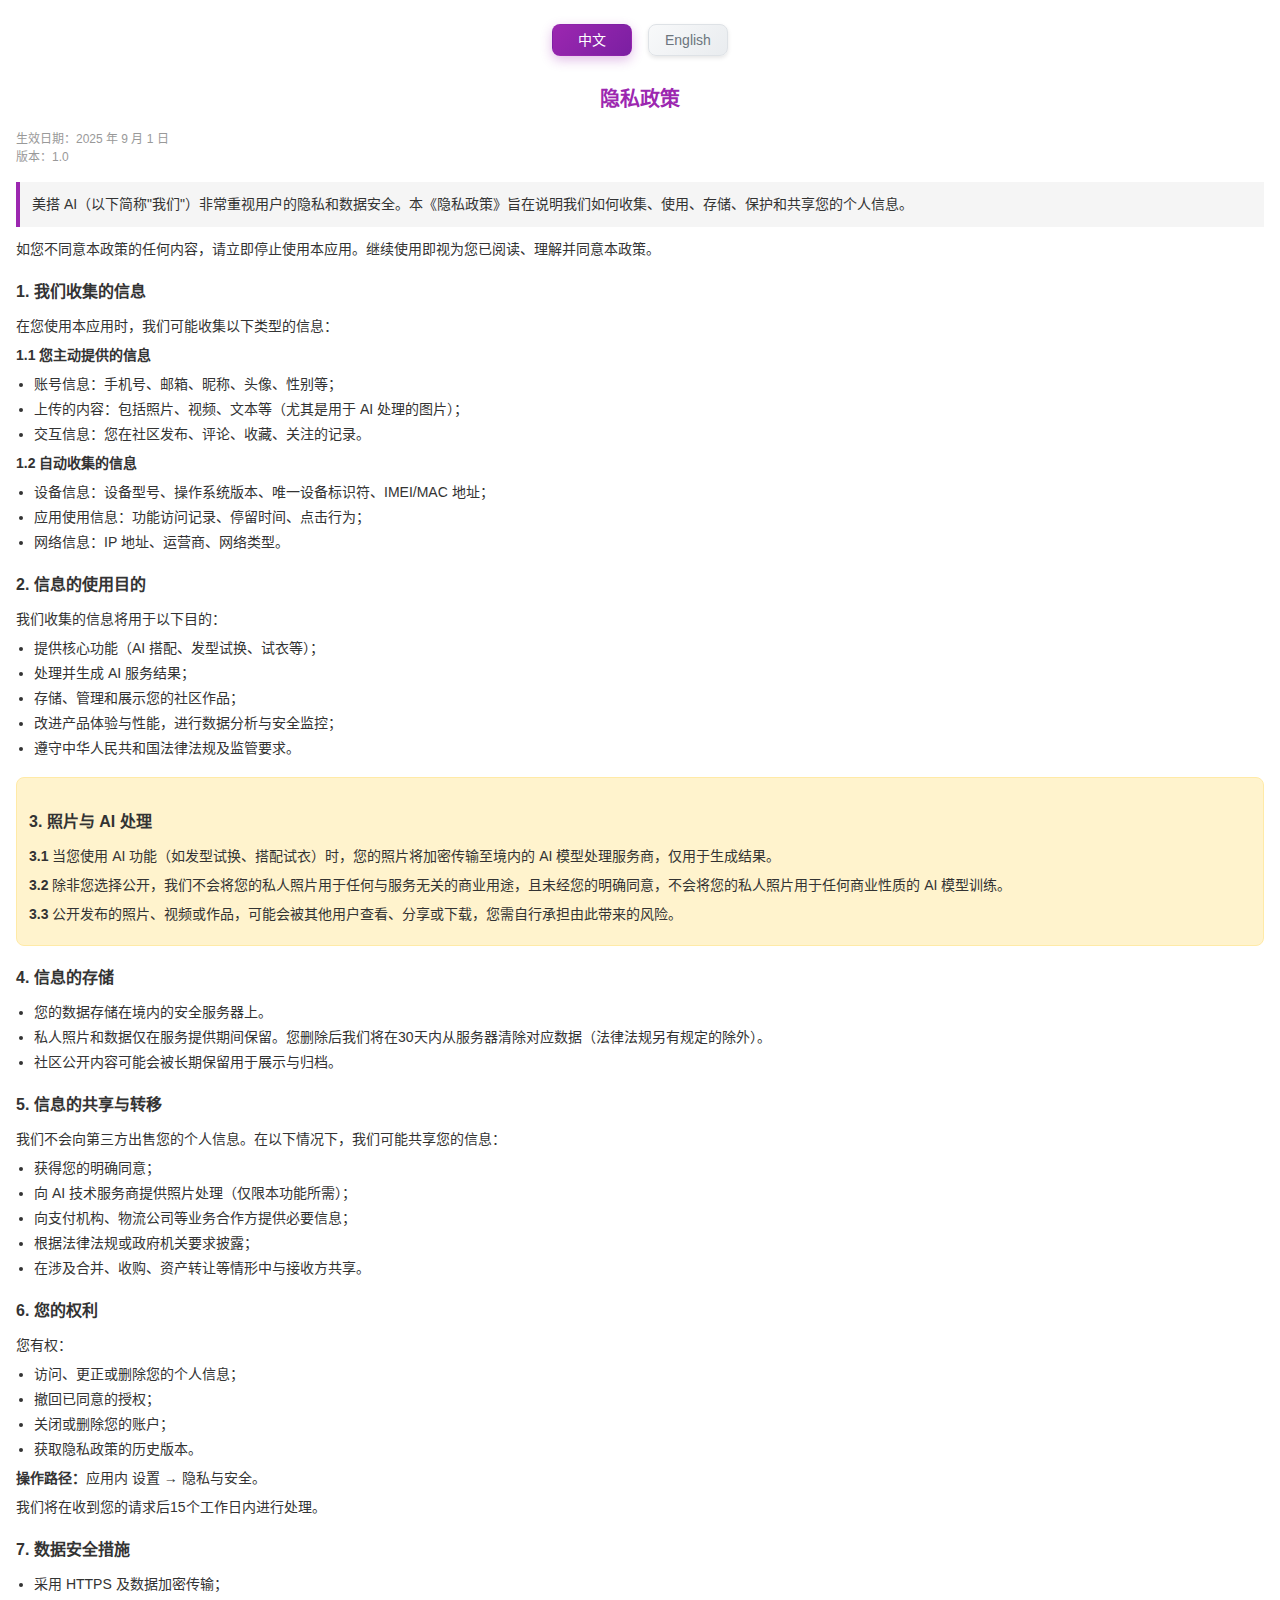
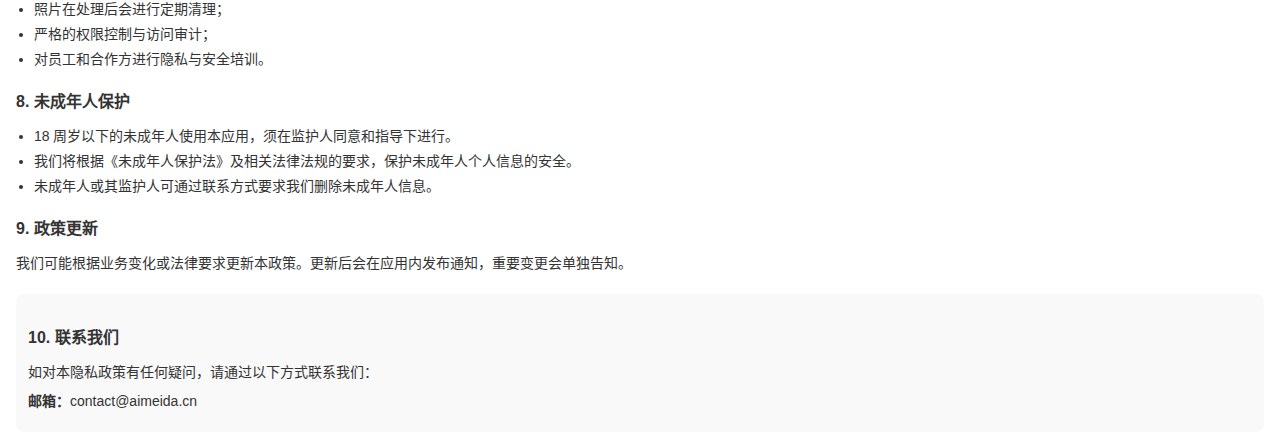
<file: privacy-policy.html>
<!DOCTYPE html>
<html lang="zh-CN">
<head>
    <meta charset="UTF-8">
    <meta name="viewport" content="width=device-width, initial-scale=1.0">
    <title>隐私政策 - 美搭 AI</title>
    <style>
        body {
            font-family: -apple-system, BlinkMacSystemFont, 'Segoe UI', 'PingFang SC', 'Hiragino Sans GB', 'Microsoft YaHei', sans-serif;
            line-height: 1.5;
            color: #333;
            margin: 0;
            padding: 16px;
            background-color: #fff;
            font-size: 14px;
        }
        h1 { color: #9C27B0; font-size: 20px; margin-bottom: 16px; margin-top: 8px; text-align: center; }
        h2 { color: #333; margin-top: 20px; margin-bottom: 12px; font-size: 16px; }
        .date { color: #999; font-size: 12px; margin-bottom: 16px; }
        .section { margin-bottom: 18px; }
        ul, ol { padding-left: 18px; margin: 8px 0; }
        li { margin-bottom: 4px; font-size: 14px; }
        p { margin: 8px 0; font-size: 14px; }
        .highlight { background-color: #f5f5f5; padding: 12px; border-left: 4px solid #9C27B0; margin: 12px 0; font-size: 14px; }
        .contact { background-color: #f9f9f9; padding: 12px; border-radius: 8px; margin-top: 20px; }
        .important { background-color: #fff3cd; border: 1px solid #ffeaa7; padding: 12px; border-radius: 8px; margin: 12px 0; font-size: 14px; }
        .language-switch {
            text-align: center;
            margin-bottom: 20px;
            padding: 8px;
            border-radius: 12px;
        }
        .language-switch a {
            display: inline-block;
            padding: 6px 16px;
            margin: 0 6px;
            background: linear-gradient(135deg, #6c757d 0%, #495057 100%);
            color: white;
            text-decoration: none;
            border-radius: 8px;
            font-size: 14px;
            font-weight: 500;
            transition: all 0.3s ease;
            box-shadow: 0 2px 4px rgba(0,0,0,0.1);
            border: 1px solid transparent;
            cursor: pointer;
            line-height: 1.4;
            height: 32px;
            width: 80px;
            box-sizing: border-box;
            text-align: center;
            vertical-align: top;
        }
        .language-switch a:hover {
            transform: translateY(-1px);
            box-shadow: 0 4px 8px rgba(0,0,0,0.15);
        }
        .language-switch a.active {
            background: linear-gradient(135deg, #9C27B0 0%, #7B1FA2 100%);
            box-shadow: 0 4px 12px rgba(156, 39, 176, 0.3);
            border: 1px solid transparent;
        }
        .language-switch a.inactive {
            background: linear-gradient(135deg, #f8f9fa 0%, #e9ecef 100%);
            color: #6c757d;
            border: 1px solid #dee2e6;
        }
        .language-switch a.inactive:hover {
            background: linear-gradient(135deg, #e9ecef 0%, #dee2e6 100%);
            color: #495057;
            border: 1px solid #ced4da;
        }
    </style>
</head>
<body>
    <div class="language-switch">
        <a href="#chinese" class="active" onclick="showLanguage('chinese')">中文</a>
        <a href="#english" class="inactive" onclick="showLanguage('english')">English</a>
    </div>
    
    <div id="chinese-content">
        <h1>隐私政策</h1>
        <div class="date">生效日期：2025 年 9 月 1 日<br/>版本：1.0</div>
        
        <div class="highlight">
            美搭 AI（以下简称"我们"）非常重视用户的隐私和数据安全。本《隐私政策》旨在说明我们如何收集、使用、存储、保护和共享您的个人信息。
        </div>
        
        <div class="section">
            <p>如您不同意本政策的任何内容，请立即停止使用本应用。继续使用即视为您已阅读、理解并同意本政策。</p>
        </div>

        <div class="section">
            <h2>1. 我们收集的信息</h2>
            <p>在您使用本应用时，我们可能收集以下类型的信息：</p>
            
            <p><strong>1.1 您主动提供的信息</strong></p>
            <ul>
                <li>账号信息：手机号、邮箱、昵称、头像、性别等；</li>
                <li>上传的内容：包括照片、视频、文本等（尤其是用于 AI 处理的图片）；</li>
                <li>交互信息：您在社区发布、评论、收藏、关注的记录。</li>
            </ul>
            
            <p><strong>1.2 自动收集的信息</strong></p>
            <ul>
                <li>设备信息：设备型号、操作系统版本、唯一设备标识符、IMEI/MAC 地址；</li>
                <li>应用使用信息：功能访问记录、停留时间、点击行为；</li>
                <li>网络信息：IP 地址、运营商、网络类型。</li>
            </ul>
        </div>

        <div class="section">
            <h2>2. 信息的使用目的</h2>
            <p>我们收集的信息将用于以下目的：</p>
            <ul>
                <li>提供核心功能（AI 搭配、发型试换、试衣等）；</li>
                <li>处理并生成 AI 服务结果；</li>
                <li>存储、管理和展示您的社区作品；</li>
                <li>改进产品体验与性能，进行数据分析与安全监控；</li>
                <li>遵守中华人民共和国法律法规及监管要求。</li>
            </ul>
        </div>

        <div class="important">
            <h2>3. 照片与 AI 处理</h2>
            <p><strong>3.1</strong> 当您使用 AI 功能（如发型试换、搭配试衣）时，您的照片将加密传输至境内的 AI 模型处理服务商，仅用于生成结果。</p>
            <p><strong>3.2</strong> 除非您选择公开，我们不会将您的私人照片用于任何与服务无关的商业用途，且未经您的明确同意，不会将您的私人照片用于任何商业性质的 AI 模型训练。</p>
            <p><strong>3.3</strong> 公开发布的照片、视频或作品，可能会被其他用户查看、分享或下载，您需自行承担由此带来的风险。</p>
        </div>

        <div class="section">
            <h2>4. 信息的存储</h2>
            <ul>
                <li>您的数据存储在境内的安全服务器上。</li>
                <li>私人照片和数据仅在服务提供期间保留。您删除后我们将在30天内从服务器清除对应数据（法律法规另有规定的除外）。</li>
                <li>社区公开内容可能会被长期保留用于展示与归档。</li>
            </ul>
        </div>

        <div class="section">
            <h2>5. 信息的共享与转移</h2>
            <p>我们不会向第三方出售您的个人信息。在以下情况下，我们可能共享您的信息：</p>
            <ul>
                <li>获得您的明确同意；</li>
                <li>向 AI 技术服务商提供照片处理（仅限本功能所需）；</li>
                <li>向支付机构、物流公司等业务合作方提供必要信息；</li>
                <li>根据法律法规或政府机关要求披露；</li>
                <li>在涉及合并、收购、资产转让等情形中与接收方共享。</li>
            </ul>
        </div>

        <div class="section">
            <h2>6. 您的权利</h2>
            <p>您有权：</p>
            <ul>
                <li>访问、更正或删除您的个人信息；</li>
                <li>撤回已同意的授权；</li>
                <li>关闭或删除您的账户；</li>
                <li>获取隐私政策的历史版本。</li>
            </ul>
            <p><strong>操作路径：</strong>应用内 设置 → 隐私与安全。</p>
            <p>我们将在收到您的请求后15个工作日内进行处理。</p>
        </div>

        <div class="section">
            <h2>7. 数据安全措施</h2>
            <ul>
                <li>采用 HTTPS 及数据加密传输；</li>
                <li>照片在处理后会进行定期清理；</li>
                <li>严格的权限控制与访问审计；</li>
                <li>对员工和合作方进行隐私与安全培训。</li>
            </ul>
        </div>

        <div class="section">
            <h2>8. 未成年人保护</h2>
            <ul>
                <li>18 周岁以下的未成年人使用本应用，须在监护人同意和指导下进行。</li>
                <li>我们将根据《未成年人保护法》及相关法律法规的要求，保护未成年人个人信息的安全。</li>
                <li>未成年人或其监护人可通过联系方式要求我们删除未成年人信息。</li>
            </ul>
        </div>

        <div class="section">
            <h2>9. 政策更新</h2>
            <p>我们可能根据业务变化或法律要求更新本政策。更新后会在应用内发布通知，重要变更会单独告知。</p>
        </div>

        <div class="contact">
            <h2>10. 联系我们</h2>
            <p>如对本隐私政策有任何疑问，请通过以下方式联系我们：</p>
            <p><strong>邮箱：</strong>contact@aimeida.cn</p>
        </div>
    </div>

    <div id="english-content" style="display: none;">
        <h1>Privacy Policy</h1>
        <div class="date">Effective Date: September 1, 2025<br/>Version: 1.0</div>
        
        <div class="highlight">
            Meida AI (hereinafter referred to as "we") highly values user privacy and data security. This Privacy Policy is intended to explain how we collect, use, store, protect, and share your personal information.
        </div>
        
        <div class="section">
            <p>If you do not agree with any content of this policy, please immediately stop using the App. Your continued use is regarded as your having read, understood, and agreed to this policy.</p>
        </div>

        <div class="section">
            <h2>1. Information We Collect</h2>
            <p>When you use the App, we may collect the following types of information:</p>
            
            <p><strong>1.1 Information You Actively Provide</strong></p>
            <ul>
                <li>Account Information: phone number, email, nickname, avatar, gender, etc.</li>
                <li>Uploaded Content: including photos, videos, text, etc. (especially images used for AI processing).</li>
                <li>Interaction Information: your records of posts, comments, collections, and follows in the community.</li>
            </ul>
            
            <p><strong>1.2 Automatically Collected Information</strong></p>
            <ul>
                <li>Device Information: device model, operating system version, unique device identifier, IMEI/MAC address.</li>
                <li>App Usage Information: records of feature access, duration of stay, and click behavior.</li>
                <li>Network Information: IP address, carrier, and network type.</li>
            </ul>
        </div>

        <div class="section">
            <h2>2. Purpose of Information Use</h2>
            <p>The information we collect will be used for the following purposes:</p>
            <ul>
                <li>To provide core functions (AI matching, hairstyle try-on, virtual try-on, etc.).</li>
                <li>To process and generate AI service results.</li>
                <li>To store, manage, and display your community creations.</li>
                <li>To improve product experience and performance, and for data analysis and security monitoring.</li>
                <li>To comply with the laws, regulations, and supervisory requirements of the People's Republic of China.</li>
            </ul>
        </div>

        <div class="important">
            <h2>3. Photos and AI Processing</h2>
            <p><strong>3.1</strong> When you use an AI function (e.g., hairstyle try-on, outfit try-on), your photos will be transmitted in an encrypted format to domestic AI model processing service providers, solely for the purpose of generating results.</p>
            <p><strong>3.2</strong> Unless you choose to make them public, we will not use your private photos for any commercial purpose unrelated to the services. We will not use your private photos for any commercial AI model training without your explicit consent.</p>
            <p><strong>3.3</strong> Photos, videos, or creations that you make public may be viewed, shared, or downloaded by other users. You shall bear the risks arising therefrom.</p>
        </div>

        <div class="section">
            <h2>4. Information Storage</h2>
            <ul>
                <li>Your data is stored on secure servers located in the mainland of China.</li>
                <li>Private photos and data are retained only for the duration of service provision. After you delete them, we will clear the corresponding data from our servers within 30 days (unless otherwise provided by laws and regulations).</li>
                <li>Public community content may be retained for a longer period for display and archiving purposes.</li>
            </ul>
        </div>

        <div class="section">
            <h2>5. Information Sharing and Transfer</h2>
            <p>We will not sell your personal information to third parties. However, we may share your information in the following circumstances:</p>
            <ul>
                <li>With your explicit consent.</li>
                <li>To provide photos for processing to AI technology service providers (only for the necessary function).</li>
                <li>To provide necessary information to business partners, such as payment institutions and logistics companies.</li>
                <li>When disclosure is required by laws, regulations, or government authorities.</li>
                <li>In the event of a merger, acquisition, or asset transfer, we may share information with the recipient party.</li>
            </ul>
        </div>

        <div class="section">
            <h2>6. Your Rights</h2>
            <p>You have the right to:</p>
            <ul>
                <li>Access, correct, or delete your personal information.</li>
                <li>Withdraw the authorization you have granted.</li>
                <li>Close or delete your account.</li>
                <li>Obtain historical versions of the Privacy Policy.</li>
            </ul>
            <p><strong>Path to operation:</strong> Settings → Privacy & Security within the App.</p>
            <p>We will process your request within 15 business days of receiving it.</p>
        </div>

        <div class="section">
            <h2>7. Data Security Measures</h2>
            <ul>
                <li>We use HTTPS and encrypted data transmission.</li>
                <li>Photos are regularly cleared after processing.</li>
                <li>We have strict access control and audit mechanisms.</li>
                <li>We provide privacy and security training to our employees and partners.</li>
            </ul>
        </div>

        <div class="section">
            <h2>8. Protection of Minors</h2>
            <ul>
                <li>Minors under the age of 18 must use this App under the consent and guidance of a guardian.</li>
                <li>We will protect the personal information of minors in accordance with the Law on the Protection of Minors and other relevant laws and regulations.</li>
                <li>A minor or their guardian may contact us to request the deletion of information related to the minor.</li>
            </ul>
        </div>

        <div class="section">
            <h2>9. Policy Updates</h2>
            <p>We may update this policy based on business changes or legal requirements. We will post a notice of any updates within the App, and significant changes will be communicated separately.</p>
        </div>

        <div class="contact">
            <h2>10. Contact Us</h2>
            <p>If you have any questions about this Privacy Policy, please contact us via:</p>
            <p><strong>Email:</strong> contact@aimeida.cn</p>
        </div>
    </div>

    <script>
        function showLanguage(lang) {
            const chineseContent = document.getElementById('chinese-content');
            const englishContent = document.getElementById('english-content');
            const chineseLink = document.querySelector('a[href="#chinese"]');
            const englishLink = document.querySelector('a[href="#english"]');
            
            if (lang === 'chinese') {
                chineseContent.style.display = 'block';
                englishContent.style.display = 'none';
                chineseLink.className = 'active';
                englishLink.className = 'inactive';
            } else {
                chineseContent.style.display = 'none';
                englishContent.style.display = 'block';
                chineseLink.className = 'inactive';
                englishLink.className = 'active';
            }
        }
    </script>
</body>
</html>
</file>
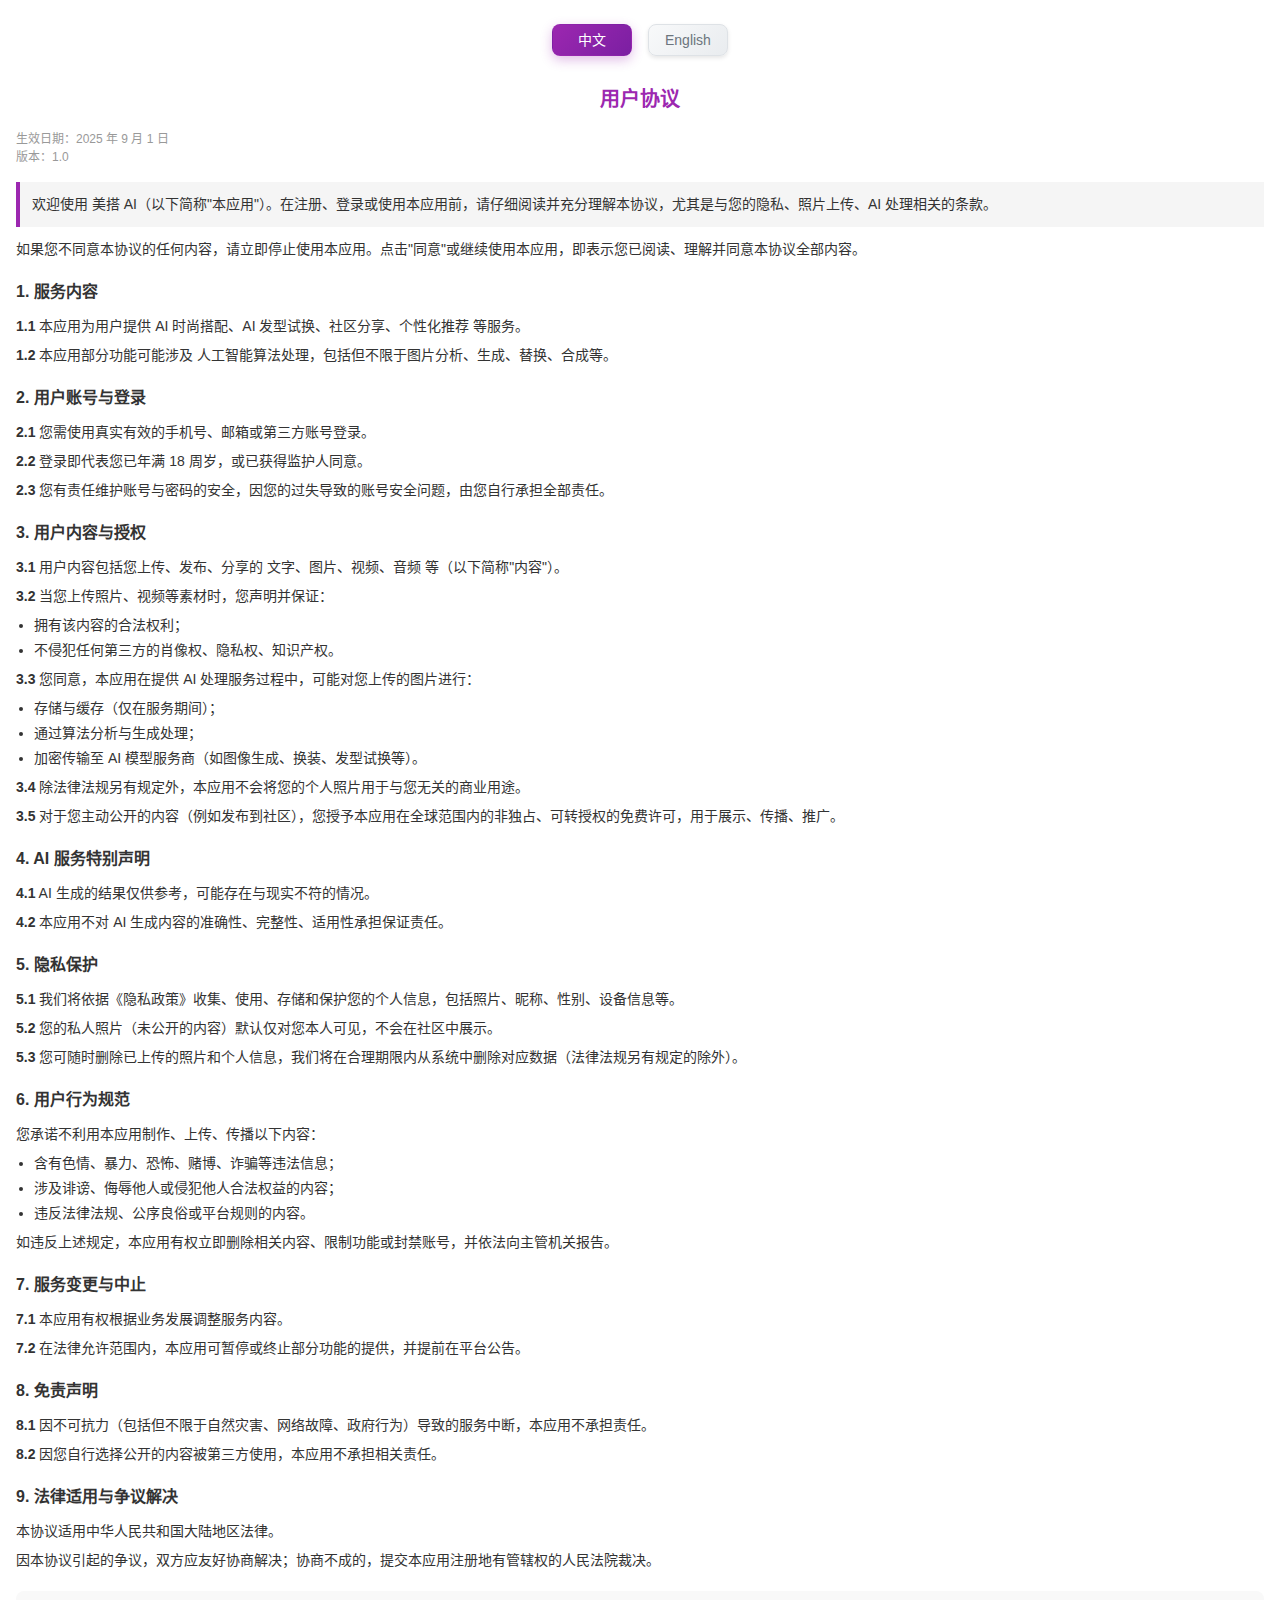
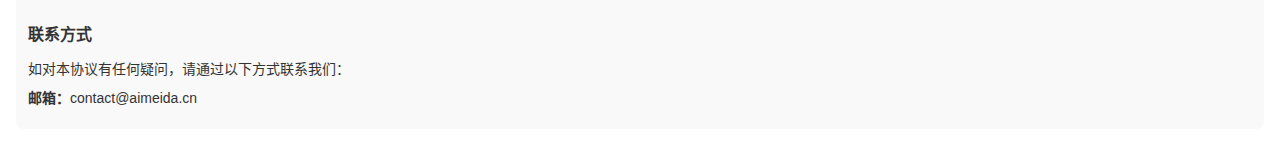
<file: user-agreement.html>
<!DOCTYPE html>
<html lang="zh-CN">
<head>
    <meta charset="UTF-8">
    <meta name="viewport" content="width=device-width, initial-scale=1.0">
    <title>用户协议 - 美搭 AI</title>
    <style>
        body {
            font-family: -apple-system, BlinkMacSystemFont, 'Segoe UI', 'PingFang SC', 'Hiragino Sans GB', 'Microsoft YaHei', sans-serif;
            line-height: 1.5;
            color: #333;
            margin: 0;
            padding: 16px;
            background-color: #fff;
            font-size: 14px;
        }
        h1 { color: #9C27B0; font-size: 20px; margin-bottom: 16px; margin-top: 8px; text-align: center; }
        h2 { color: #333; margin-top: 20px; margin-bottom: 12px; font-size: 16px; }
        .date { color: #999; font-size: 12px; margin-bottom: 16px; }
        .section { margin-bottom: 18px; }
        ul, ol { padding-left: 18px; margin: 8px 0; }
        li { margin-bottom: 4px; font-size: 14px; }
        p { margin: 8px 0; font-size: 14px; }
        .highlight { background-color: #f5f5f5; padding: 12px; border-left: 4px solid #9C27B0; margin: 12px 0; font-size: 14px; }
        .contact { background-color: #f9f9f9; padding: 12px; border-radius: 8px; margin-top: 20px; }
        .language-switch {
            text-align: center;
            margin-bottom: 20px;
            padding: 8px;
            border-radius: 12px;
        }
        .language-switch a {
            display: inline-block;
            padding: 6px 16px;
            margin: 0 6px;
            background: linear-gradient(135deg, #6c757d 0%, #495057 100%);
            color: white;
            text-decoration: none;
            border-radius: 8px;
            font-size: 14px;
            font-weight: 500;
            transition: all 0.3s ease;
            box-shadow: 0 2px 4px rgba(0,0,0,0.1);
            border: 1px solid transparent;
            cursor: pointer;
            line-height: 1.4;
            height: 32px;
            width: 80px;
            box-sizing: border-box;
            text-align: center;
            vertical-align: top;
        }
        .language-switch a:hover {
            transform: translateY(-1px);
            box-shadow: 0 4px 8px rgba(0,0,0,0.15);
        }
        .language-switch a.active {
            background: linear-gradient(135deg, #9C27B0 0%, #7B1FA2 100%);
            box-shadow: 0 4px 12px rgba(156, 39, 176, 0.3);
            border: 1px solid transparent;
        }
        .language-switch a.inactive {
            background: linear-gradient(135deg, #f8f9fa 0%, #e9ecef 100%);
            color: #6c757d;
            border: 1px solid #dee2e6;
        }
        .language-switch a.inactive:hover {
            background: linear-gradient(135deg, #e9ecef 0%, #dee2e6 100%);
            color: #495057;
            border: 1px solid #ced4da;
        }
    </style>
</head>
<body>
    <div class="language-switch">
        <a href="#chinese" class="active" onclick="showLanguage('chinese')">中文</a>
        <a href="#english" class="inactive" onclick="showLanguage('english')">English</a>
    </div>
    
    <div id="chinese-content">
        <h1>用户协议</h1>
        <div class="date">生效日期：2025 年 9 月 1 日<br/>版本：1.0</div>
        
        <div class="highlight">
            欢迎使用 美搭 AI（以下简称"本应用"）。在注册、登录或使用本应用前，请仔细阅读并充分理解本协议，尤其是与您的隐私、照片上传、AI 处理相关的条款。
        </div>
        
        <div class="section">
            <p>如果您不同意本协议的任何内容，请立即停止使用本应用。点击"同意"或继续使用本应用，即表示您已阅读、理解并同意本协议全部内容。</p>
        </div>

        <div class="section">
            <h2>1. 服务内容</h2>
            <p><strong>1.1</strong> 本应用为用户提供 AI 时尚搭配、AI 发型试换、社区分享、个性化推荐 等服务。</p>
            <p><strong>1.2</strong> 本应用部分功能可能涉及 人工智能算法处理，包括但不限于图片分析、生成、替换、合成等。</p>
        </div>

        <div class="section">
            <h2>2. 用户账号与登录</h2>
            <p><strong>2.1</strong> 您需使用真实有效的手机号、邮箱或第三方账号登录。</p>
            <p><strong>2.2</strong> 登录即代表您已年满 18 周岁，或已获得监护人同意。</p>
            <p><strong>2.3</strong> 您有责任维护账号与密码的安全，因您的过失导致的账号安全问题，由您自行承担全部责任。</p>
        </div>

        <div class="section">
            <h2>3. 用户内容与授权</h2>
            <p><strong>3.1</strong> 用户内容包括您上传、发布、分享的 文字、图片、视频、音频 等（以下简称"内容"）。</p>
            <p><strong>3.2</strong> 当您上传照片、视频等素材时，您声明并保证：</p>
            <ul>
                <li>拥有该内容的合法权利；</li>
                <li>不侵犯任何第三方的肖像权、隐私权、知识产权。</li>
            </ul>
            <p><strong>3.3</strong> 您同意，本应用在提供 AI 处理服务过程中，可能对您上传的图片进行：</p>
            <ul>
                <li>存储与缓存（仅在服务期间）；</li>
                <li>通过算法分析与生成处理；</li>
                <li>加密传输至 AI 模型服务商（如图像生成、换装、发型试换等）。</li>
            </ul>
            <p><strong>3.4</strong> 除法律法规另有规定外，本应用不会将您的个人照片用于与您无关的商业用途。</p>
            <p><strong>3.5</strong> 对于您主动公开的内容（例如发布到社区），您授予本应用在全球范围内的非独占、可转授权的免费许可，用于展示、传播、推广。</p>
        </div>

        <div class="section">
            <h2>4. AI 服务特别声明</h2>
            <p><strong>4.1</strong> AI 生成的结果仅供参考，可能存在与现实不符的情况。</p>
            <p><strong>4.2</strong> 本应用不对 AI 生成内容的准确性、完整性、适用性承担保证责任。</p>
        </div>

        <div class="section">
            <h2>5. 隐私保护</h2>
            <p><strong>5.1</strong> 我们将依据《隐私政策》收集、使用、存储和保护您的个人信息，包括照片、昵称、性别、设备信息等。</p>
            <p><strong>5.2</strong> 您的私人照片（未公开的内容）默认仅对您本人可见，不会在社区中展示。</p>
            <p><strong>5.3</strong> 您可随时删除已上传的照片和个人信息，我们将在合理期限内从系统中删除对应数据（法律法规另有规定的除外）。</p>
        </div>

        <div class="section">
            <h2>6. 用户行为规范</h2>
            <p>您承诺不利用本应用制作、上传、传播以下内容：</p>
            <ul>
                <li>含有色情、暴力、恐怖、赌博、诈骗等违法信息；</li>
                <li>涉及诽谤、侮辱他人或侵犯他人合法权益的内容；</li>
                <li>违反法律法规、公序良俗或平台规则的内容。</li>
            </ul>
            <p>如违反上述规定，本应用有权立即删除相关内容、限制功能或封禁账号，并依法向主管机关报告。</p>
        </div>

        <div class="section">
            <h2>7. 服务变更与中止</h2>
            <p><strong>7.1</strong> 本应用有权根据业务发展调整服务内容。</p>
            <p><strong>7.2</strong> 在法律允许范围内，本应用可暂停或终止部分功能的提供，并提前在平台公告。</p>
        </div>

        <div class="section">
            <h2>8. 免责声明</h2>
            <p><strong>8.1</strong> 因不可抗力（包括但不限于自然灾害、网络故障、政府行为）导致的服务中断，本应用不承担责任。</p>
            <p><strong>8.2</strong> 因您自行选择公开的内容被第三方使用，本应用不承担相关责任。</p>
        </div>

        <div class="section">
            <h2>9. 法律适用与争议解决</h2>
            <p>本协议适用中华人民共和国大陆地区法律。</p>
            <p>因本协议引起的争议，双方应友好协商解决；协商不成的，提交本应用注册地有管辖权的人民法院裁决。</p>
        </div>

        <div class="contact">
            <h2>联系方式</h2>
            <p>如对本协议有任何疑问，请通过以下方式联系我们：</p>
            <p><strong>邮箱：</strong>contact@aimeida.cn</p>
        </div>
    </div>

    <div id="english-content" style="display: none;">
        <h1>User Agreement</h1>
        <div class="date">Effective Date: September 1, 2025<br/>Version: 1.0</div>
        
        <div class="highlight">
            Welcome to Meida AI (hereinafter referred to as "the App"). Before registering, logging in, or using the App, please read and fully understand this agreement, especially the clauses related to your privacy, photo uploads, and AI processing.
        </div>
        
        <div class="section">
            <p>If you do not agree with any content of this agreement, please immediately stop using the App. By clicking "Agree" or continuing to use the App, you indicate that you have read, understood, and agreed to all contents of this agreement.</p>
        </div>

        <div class="section">
            <h2>1. Service Content</h2>
            <p><strong>1.1</strong> The App provides users with AI fashion matching, AI hairstyle try-on, community sharing, personalized recommendations, and other services.</p>
            <p><strong>1.2</strong> Some functions of the App may involve artificial intelligence algorithm processing, including but not limited to image analysis, generation, replacement, and synthesis.</p>
        </div>

        <div class="section">
            <h2>2. User Account and Login</h2>
            <p><strong>2.1</strong> You need to use a valid phone number, email, or third-party account to log in.</p>
            <p><strong>2.2</strong> Logging in means that you are at least 18 years old or have obtained guardian consent.</p>
            <p><strong>2.3</strong> You are responsible for maintaining the security of your account and password. You shall bear full responsibility for account security issues caused by your negligence.</p>
        </div>

        <div class="section">
            <h2>3. User Content and Authorization</h2>
            <p><strong>3.1</strong> User content includes text, images, videos, audio, etc., that you upload, publish, and share (hereinafter referred to as "content").</p>
            <p><strong>3.2</strong> When you upload photos, videos, and other materials, you declare and guarantee that:</p>
            <ul>
                <li>You have legal rights to the content;</li>
                <li>It does not infringe upon any third party's portrait rights, privacy rights, or intellectual property rights.</li>
            </ul>
            <p><strong>3.3</strong> You agree that during the provision of AI processing services, the App may process your uploaded images by:</p>
            <ul>
                <li>Storage and caching (only during service period);</li>
                <li>Algorithm analysis and generation processing;</li>
                <li>Encrypted transmission to AI model service providers (such as image generation, outfit changing, hairstyle try-on, etc.).</li>
            </ul>
            <p><strong>3.4</strong> Unless otherwise provided by laws and regulations, the App will not use your personal photos for commercial purposes unrelated to you.</p>
            <p><strong>3.5</strong> For content you actively make public (such as posting to the community), you grant the App a non-exclusive, sublicensable, free license worldwide for display, dissemination, and promotion.</p>
        </div>

        <div class="section">
            <h2>4. AI Service Special Statement</h2>
            <p><strong>4.1</strong> AI-generated results are for reference only and may not correspond to reality.</p>
            <p><strong>4.2</strong> The App does not guarantee the accuracy, completeness, or applicability of AI-generated content.</p>
        </div>

        <div class="section">
            <h2>5. Privacy Protection</h2>
            <p><strong>5.1</strong> We will collect, use, store, and protect your personal information in accordance with the Privacy Policy, including photos, nicknames, gender, device information, etc.</p>
            <p><strong>5.2</strong> Your private photos (non-public content) are only visible to you by default and will not be displayed in the community.</p>
            <p><strong>5.3</strong> You can delete uploaded photos and personal information at any time. We will delete corresponding data from the system within a reasonable period (except as otherwise provided by laws and regulations).</p>
        </div>

        <div class="section">
            <h2>6. User Behavior Standards</h2>
            <p>You promise not to use the App to create, upload, or spread the following content:</p>
            <ul>
                <li>Content containing pornography, violence, terrorism, gambling, fraud, and other illegal information;</li>
                <li>Content involving defamation, insult to others, or infringement of others' legitimate rights and interests;</li>
                <li>Content violating laws and regulations, public order and good customs, or platform rules.</li>
            </ul>
            <p>If you violate the above provisions, the App has the right to immediately delete relevant content, restrict functions, or ban accounts, and report to competent authorities in accordance with the law.</p>
        </div>

        <div class="section">
            <h2>7. Service Changes and Termination</h2>
            <p><strong>7.1</strong> The App has the right to adjust service content according to business development.</p>
            <p><strong>7.2</strong> Within the scope permitted by law, the App may suspend or terminate the provision of some functions and announce in advance on the platform.</p>
        </div>

        <div class="section">
            <h2>8. Disclaimer</h2>
            <p><strong>8.1</strong> The App shall not be liable for service interruptions caused by force majeure (including but not limited to natural disasters, network failures, government actions).</p>
            <p><strong>8.2</strong> The App shall not be liable for the use of content you choose to make public by third parties.</p>
        </div>

        <div class="section">
            <h2>9. Applicable Law and Dispute Resolution</h2>
            <p>This agreement is governed by the laws of the mainland of the People's Republic of China.</p>
            <p>Disputes arising from this agreement shall be resolved through friendly consultation between the parties; if consultation fails, they shall be submitted to the people's court with jurisdiction in the registered place of the App for adjudication.</p>
        </div>

        <div class="contact">
            <h2>Contact Information</h2>
            <p>If you have any questions about this agreement, please contact us via:</p>
            <p><strong>Email:</strong> contact@aimeida.cn</p>
        </div>
    </div>

    <script>
        function showLanguage(lang) {
            const chineseContent = document.getElementById('chinese-content');
            const englishContent = document.getElementById('english-content');
            const chineseLink = document.querySelector('a[href="#chinese"]');
            const englishLink = document.querySelector('a[href="#english"]');
            
            if (lang === 'chinese') {
                chineseContent.style.display = 'block';
                englishContent.style.display = 'none';
                chineseLink.className = 'active';
                englishLink.className = 'inactive';
            } else {
                chineseContent.style.display = 'none';
                englishContent.style.display = 'block';
                chineseLink.className = 'inactive';
                englishLink.className = 'active';
            }
        }
    </script>
</body>
</html>
</file>
